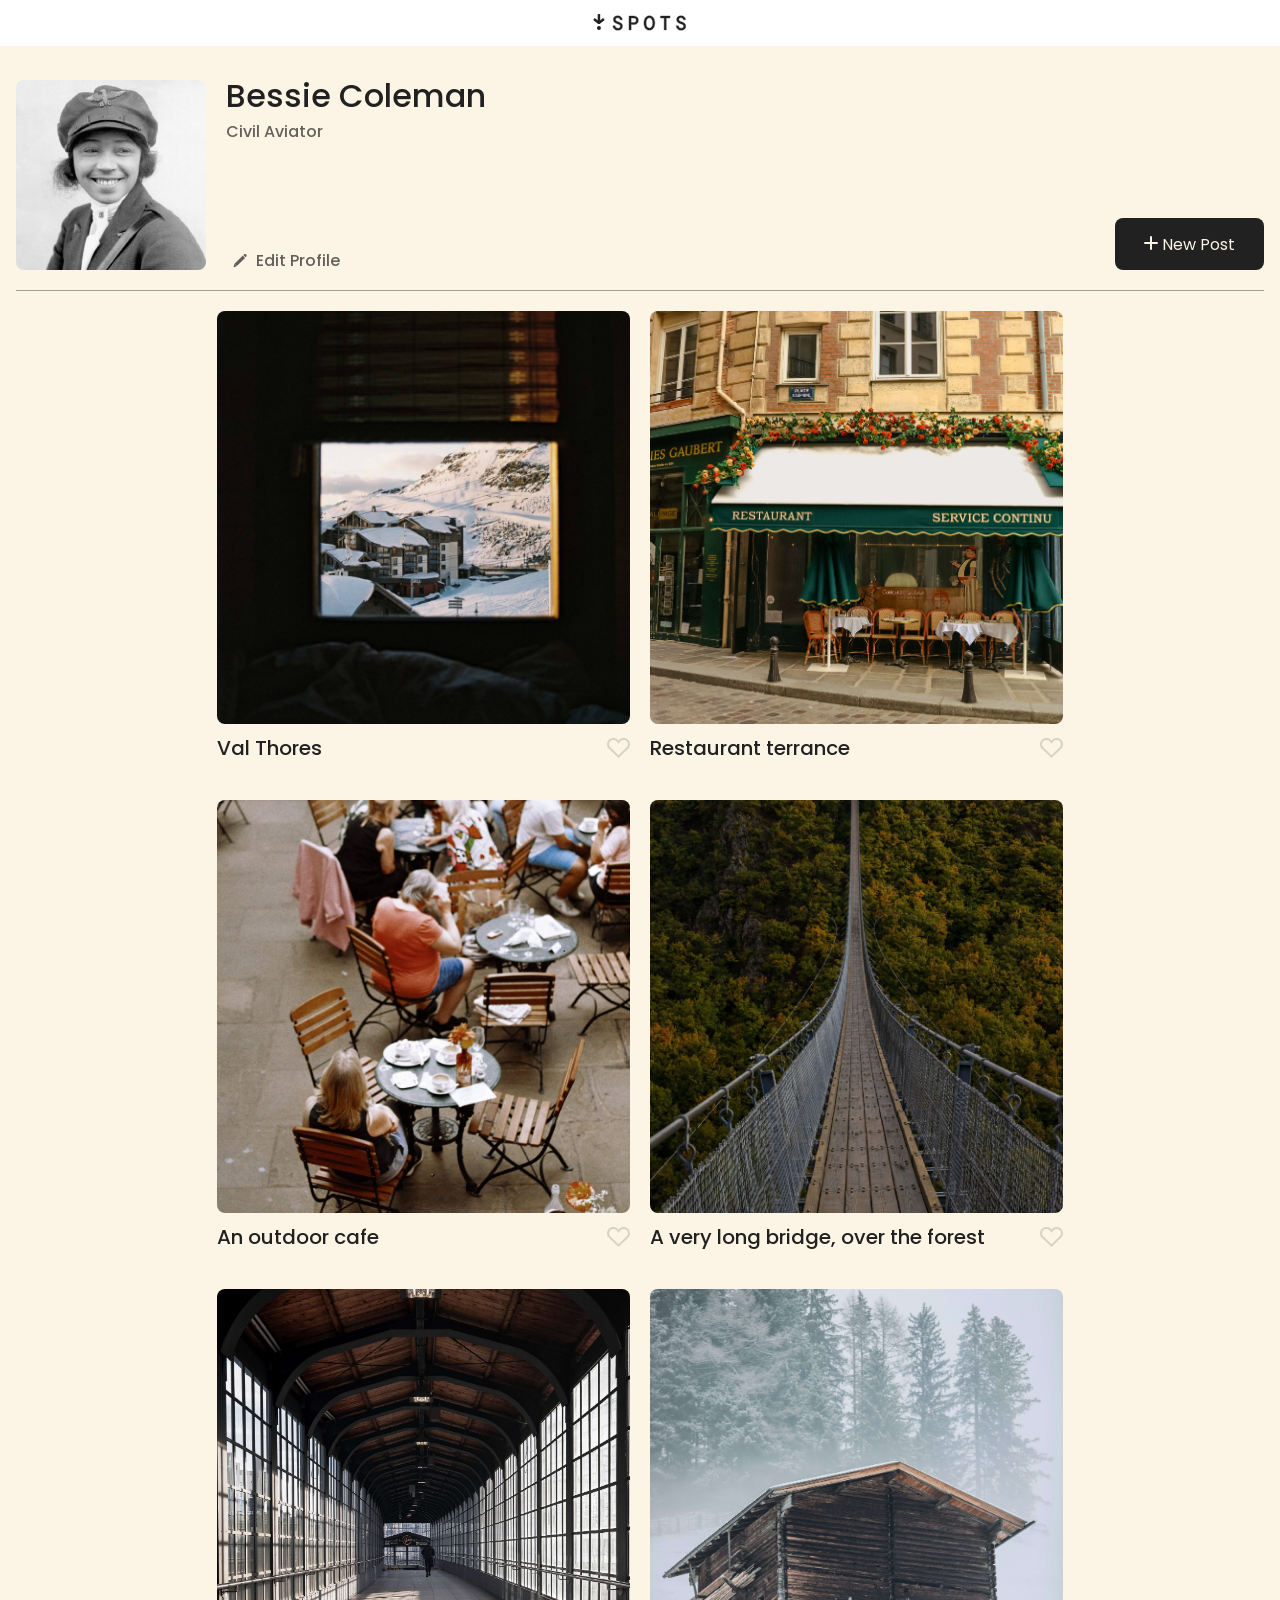
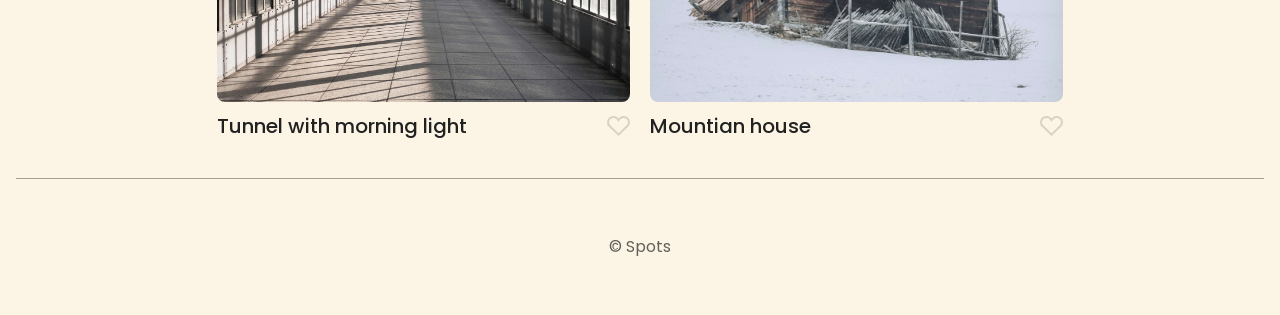
<file: index.html>
<!DOCTYPE html>
<html lang="en">
  <head>
    <meta charset="UTF-8" />
    <meta name="viewport" content="width=device-width, initial-scale=1.0" />
    <meta name="author" content="Cassandra Moody" />
    <meta name="keywords" content="HTML, CSS, ???" />
    <meta name="description" content="Spots" />
    <link rel="stylesheet" href="./pages/index.css" />
    <link rel="shortcut icon" href="favicon.ico" type="image/x-icon" />
    <title>Spots</title>
  </head>
  <body>
    <div class="page">
      <header class="header">
        <img src="./images/Logo.svg" alt="Spot Logo" class="header__logo" />
      </header>
      <main class="content">
        <section class="profile page__section">
          <img
            src="./images/avatar.jpg"
            alt="Bessie Coleman"
            class="profile__avatar"
          />
          <div class="profile__column">
            <h1 class="profile__name">Bessie Coleman</h1>
            <p class="profile__description">Civil Aviator</p>
            <button type="button" class="profile__edit-btn">
              <img src="./images/pencil.svg" alt="Pencil Icon" /> Edit Profile
            </button>
          </div>
          <button type="button" class="profile__add-btn">
            <img src="./images/plus.svg" alt="Add Icon" /> New Post
          </button>
        </section>
        <section class="cards page__section">
          <ul class="cards__list">
            <li class="card">
              <img
                src="./images/1-photo-by-moritz-feldmann-from-pexels.jpg"
                alt="Val Thorens"
                class="card__image"
              />
              <div class="card__content">
                <h2 class="card__title">Val Thores</h2>
                <button type="button" class="card__like-btn"></button>
              </div>
            </li>
            <li class="card">
              <img
                src="./images/2-photo-by-ceiline-from-pexels.jpg"
                alt="Restaurant terrance"
                class="card__image"
              />
              <div class="card__content">
                <h2 class="card__title">Restaurant terrance</h2>
                <button type="button" class="card__like-btn"></button>
              </div>
            </li>
            <li class="card">
              <img
                src="./images/3-photo-by-tubanur-dogan-from-pexels.jpg"
                alt="An outdoor cafe"
                class="card__image"
              />
              <div class="card__content">
                <h2 class="card__title">An outdoor cafe</h2>
                <button type="button" class="card__like-btn"></button>
              </div>
            </li>
            <li class="card">
              <img
                src="./images/4-photo-by-maurice-laschet-from-pexels.jpg"
                alt="A long bridge"
                class="card__image"
              />
              <div class="card__content">
                <h2 class="card__title">A very long bridge, over the forest</h2>
                <button type="button" class="card__like-btn"></button>
              </div>
            </li>
            <li class="card">
              <img
                src="./images/5-photo-by-van-anh-nguyen-from-pexels.jpg"
                alt="A tunnel"
                class="card__image"
              />
              <div class="card__content">
                <h2 class="card__title">Tunnel with morning light</h2>
                <button type="button" class="card__like-btn"></button>
              </div>
            </li>
            <li class="card">
              <img
                src="./images/6-photo-by-moritz-feldmann-from-pexels.jpg"
                alt="Mountian house"
                class="card__image"
              />
              <div class="card__content">
                <h2 class="card__title">Mountian house</h2>
                <button type="button" class="card__like-btn"></button>
              </div>
            </li>
          </ul>
        </section>
      </main>
      <footer class="footer">
        <p class="footer__copyright">&copy; Spots</p>
      </footer>
      <div class="modal" id="edit-profile-modal">
        <div class="modal__container">
          <button type="button" class="modal__close-btn"></button>
          <h2 class="modal__title">Edit profile</h2>
          <form class="modal__form">
            <label for="profile-name-input" class="modal__label">
              Name
              <input
                id="profile-name-input"
                type="text"
                class="modal__input"
                placeholder="Type your name"
              />
            </label>
            <label for="profile-description-input" class="modal__label">
              Description
              <input
                id="profile-description-input"
                type="text"
                class="modal__input"
                placeholder="Describe yourself"
              />
            </label>
            <button type="submit" class="modal__submit-btn">Save</button>
          </form>
        </div>
      </div>
      <div class="modal" id="new-post-modal">
        <div class="modal__container">
          <button type="button" class="modal__close-btn"></button>
          <h2 class="modal__title">New Post</h2>
          <form class="modal__form">
            <label for="card-image-input" class="modal__label">
              Image link
              <input
                id="card-image-input"
                type="url"
                class="modal__input"
                placeholder="Place a link to the picture"
              />
            </label>
            <label for="caption-input" class="modal__label">
              Caption
              <input
                id="caption-input"
                type="text"
                class="modal__input"
                placeholder="Type your caption"
              />
            </label>
            <button type="submit" class="modal__submit-btn">Save</button>
          </form>
        </div>
      </div>
    </div>
    <script src="./scripts/index.js"></script>
  </body>
</html>
</file>
<file: pages/index.css>
@import url(../vendor/normalize.css);
@import url(../vendor/fonts.css);
@import url(../blocks/header.css);
@import url(../blocks/page.css);
@import url(../blocks/profile.css);
@import url(../blocks/content.css);
@import url(../blocks/card.css);
@import url(../blocks/cards.css);
@import url(../blocks/footer.css);
@import url(../blocks/modal.css);
</file>
